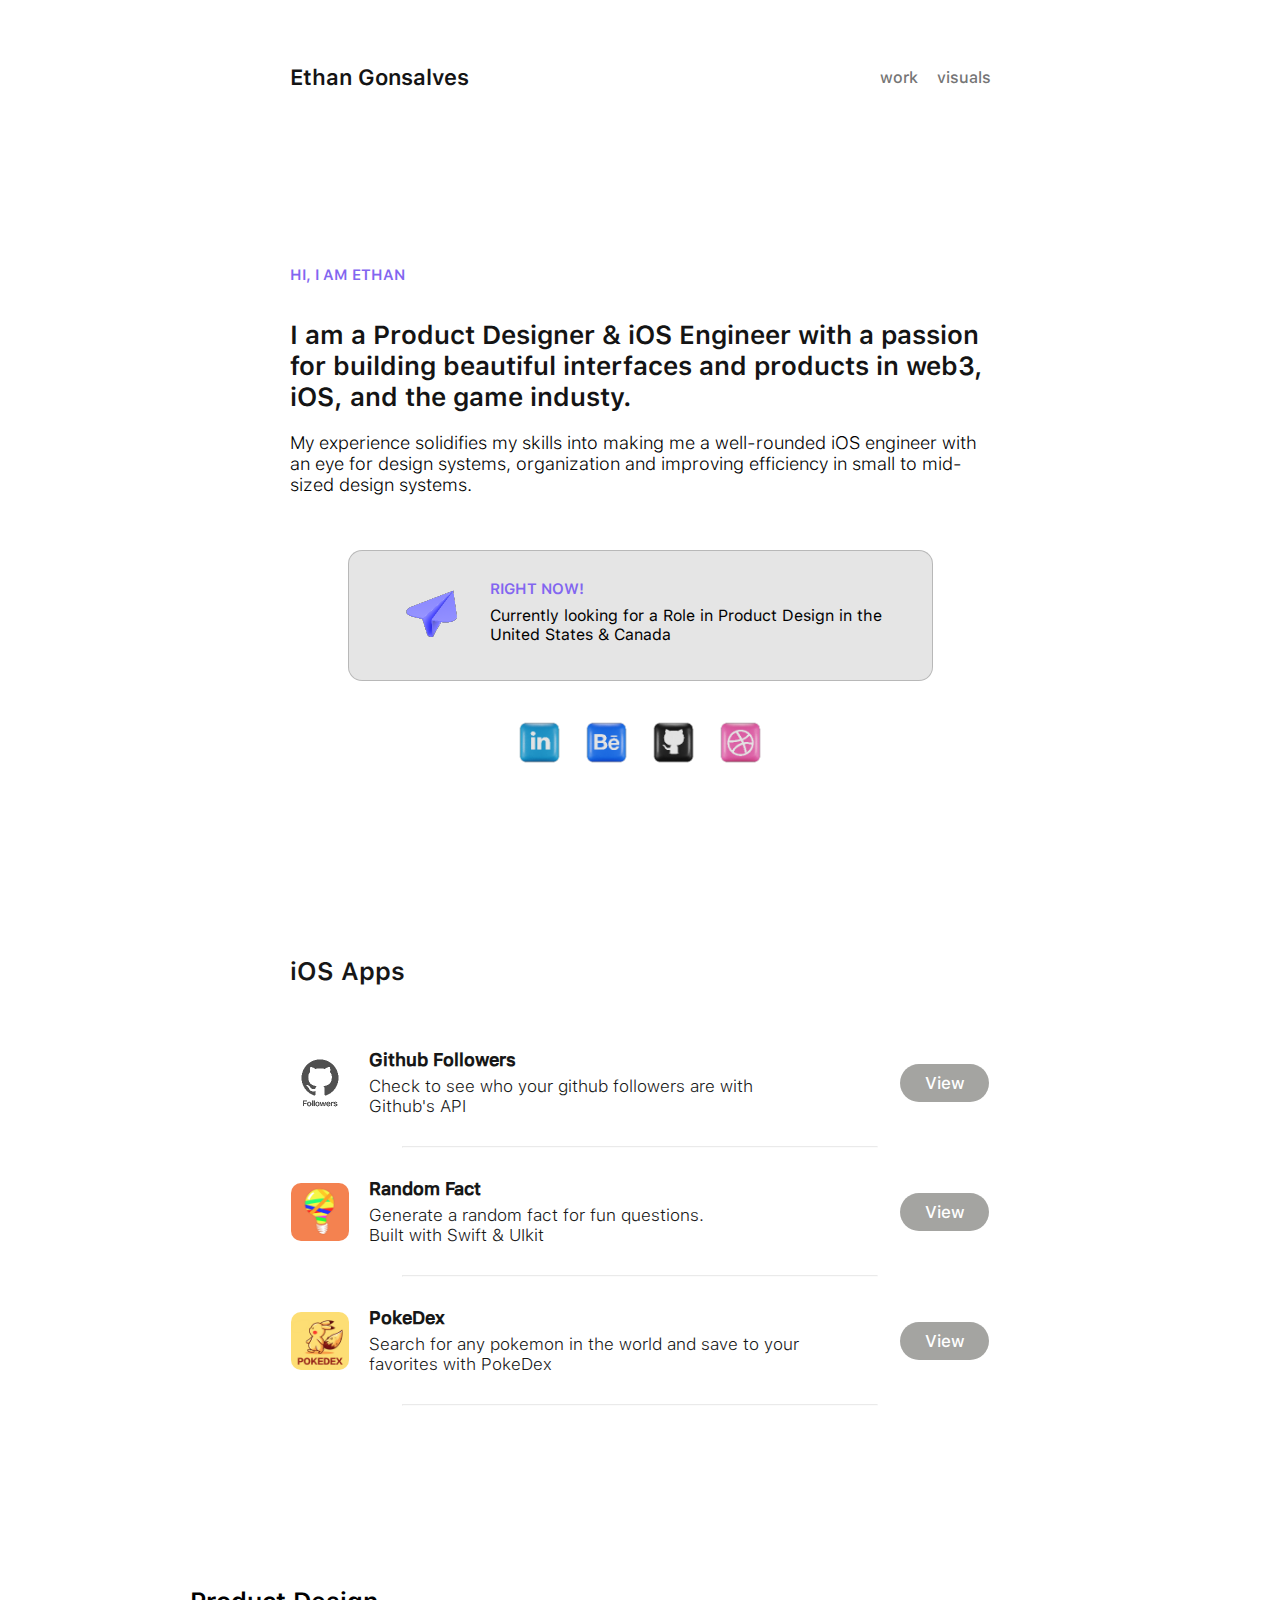
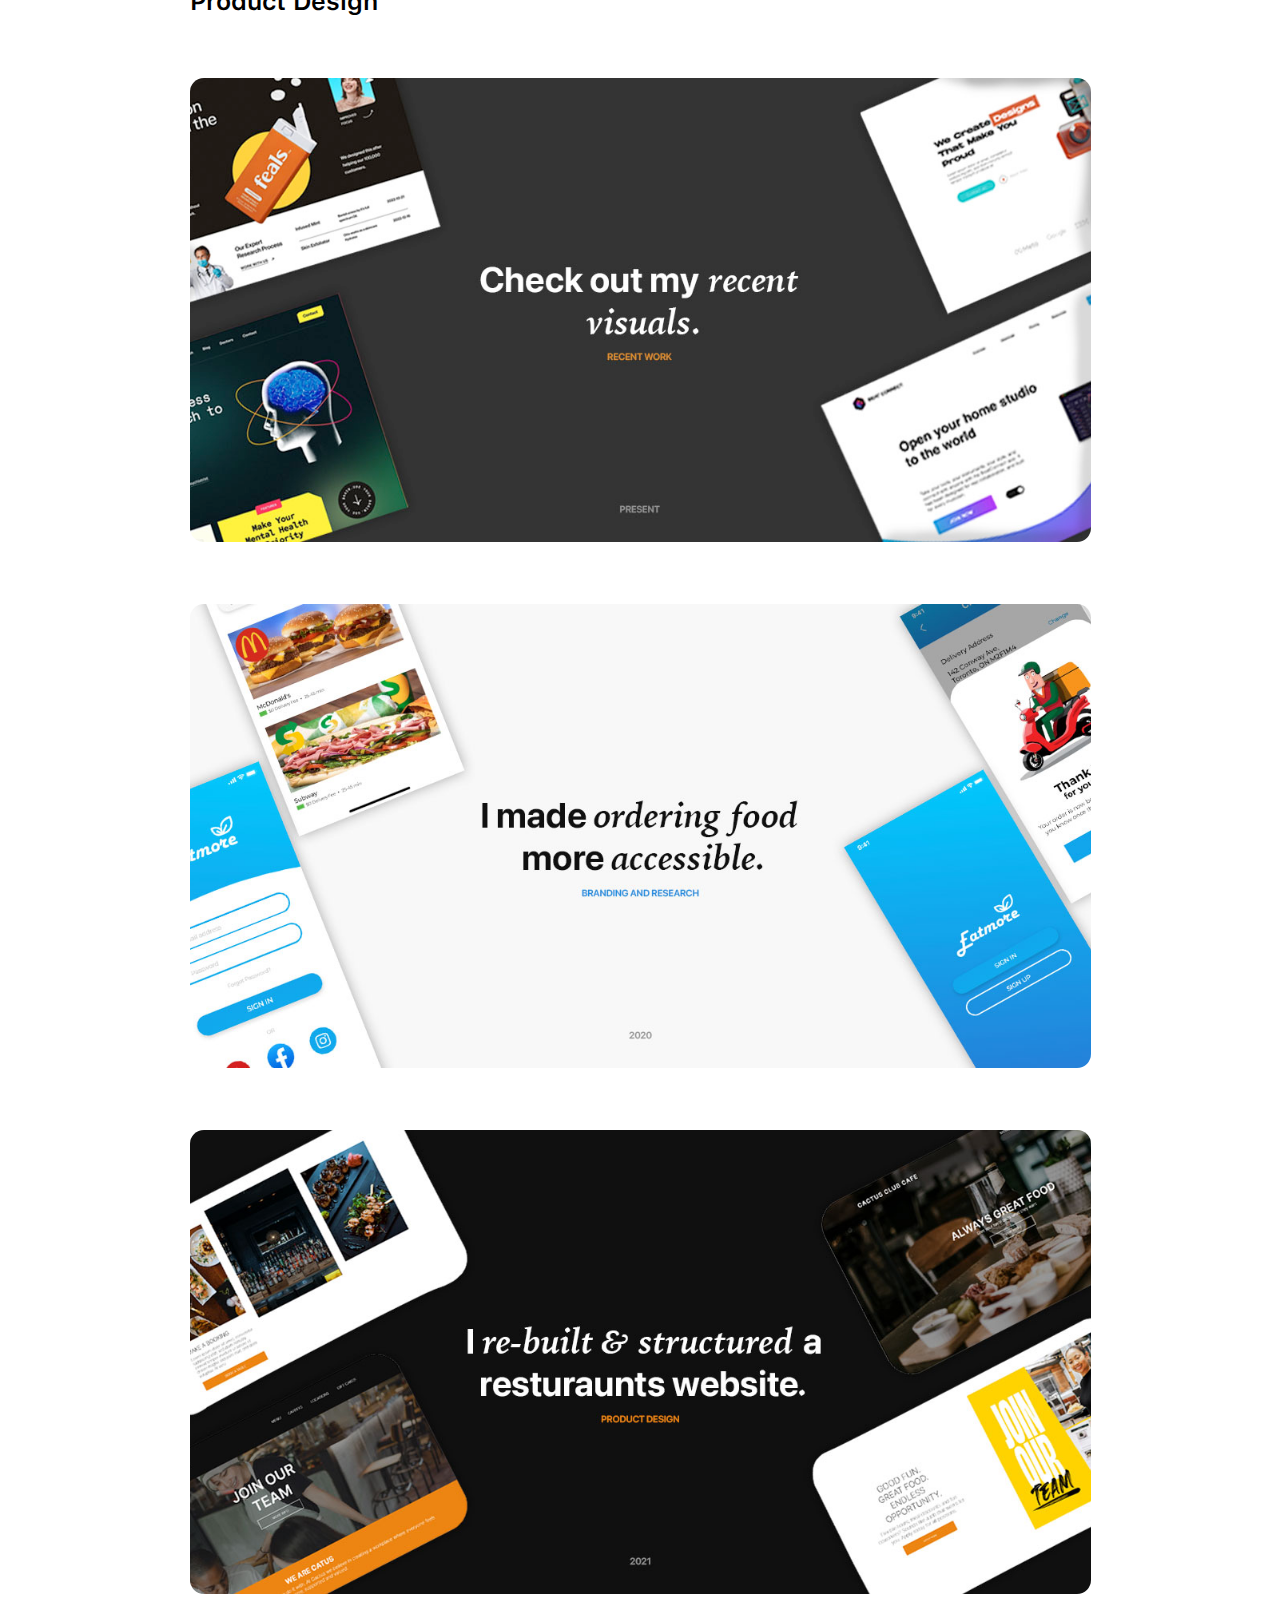
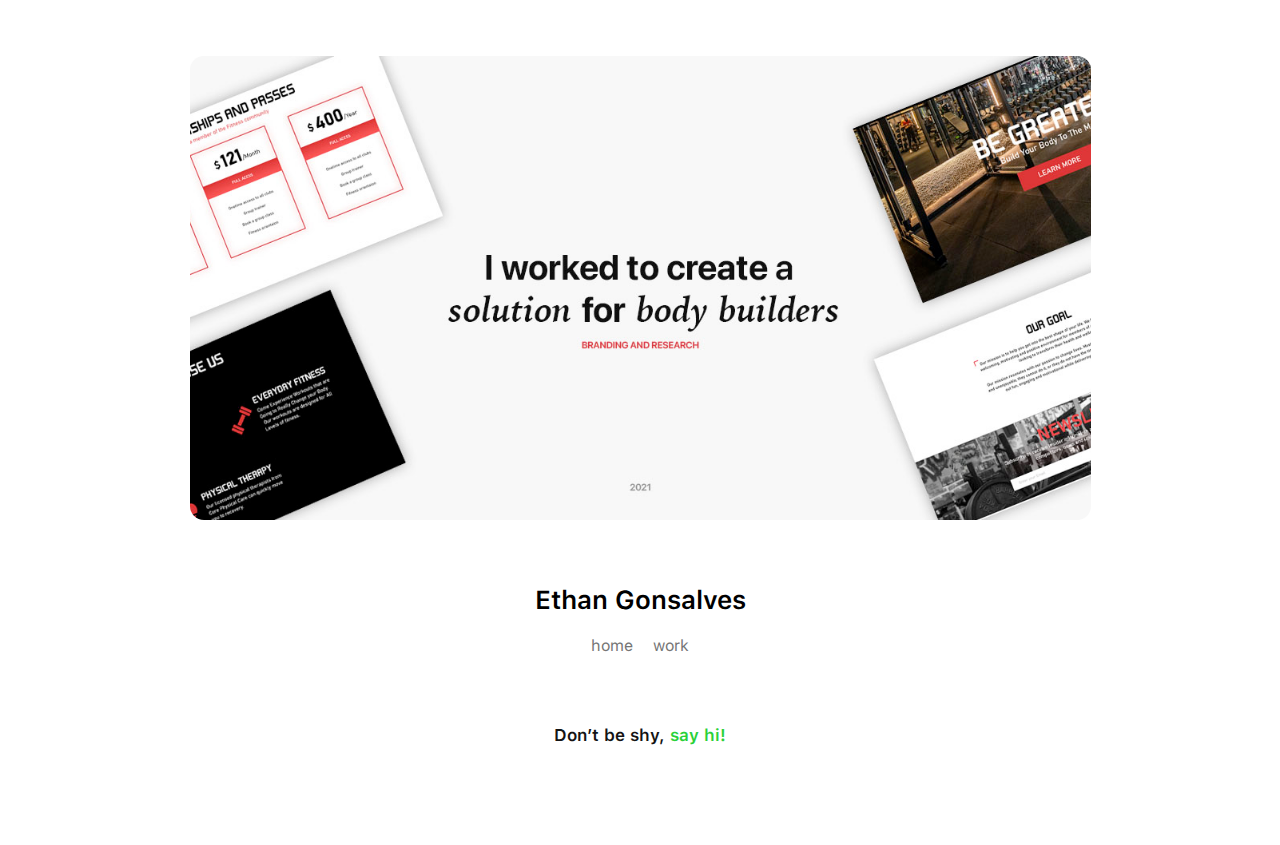
<file: index.html>
<!DOCTYPE html>
<html lang="en">

<head>
  <meta charset="UTF-8" />
  <meta http-equiv="X-UA-Compatible" content="IE=edge" />
  <meta name="viewport" content="width=device-width, initial-scale=1.0" />
  <link rel="stylesheet" href="style.css" />
  <link rel="icon" href="./old portfolio/assets/favicon.ico" type="image/x-icon">

  <title>Ethan Gonsalves</title>
</head>

<body>
  <!-- ============================= Navbar ========================== -->
  <div class="container navbar">
    <div class="navbar-container">
      <div>
        <a href="#">
          <h3>Ethan Gonsalves</h3>
        </a>
      </div>
      <div>
        <ul class="nav-links-container">
          <li><a href="#case" class="nav-link">work</a></li>
          <li><a href="https://www.figma.com/proto/oVZuzrzv1j8y3MeDSpTZBt/Untitled?page-id=0%3A1&node-id=1%3A19&viewport=3208%2C421%2C0.16&scaling=min-zoom&starting-point-node-id=1%3A19" target="_blank" class="nav-link">visuals</a></li>
        </ul>
      </div>
    </div>
  </div>

  <!-- ============================= Section 1 - Introduction  ========================== -->

  <div class="container who-i-am">
    <span class="hiethan">Hi, I am Ethan </span>
    <h1 class="header-font">
      I am a Product Designer & iOS Engineer with a passion for building beautiful interfaces
      and products in web3, iOS, and the game industy.
    </h1>
    <p class="sub-header">
      My experience solidifies my skills into making me a well-rounded
      iOS engineer with an eye for design systems, organization and improving
      efficiency in small to mid-sized design systems.
    </p>
  </div>

  <!-- ============================= Section 2- Lets- Chat  ========================== -->

  <div class="container lets-chat">
    <div class="lets-chat-box">
      <div>
        <img src="assets/img/telegram-1.png" alt="" />
      </div>
      <div class="lets-chat-box-content">
        <h3 class="res">RIGHT NOW!</h3>
        <p>
          Currently looking for a Role in Product Design in the United
          States & Canada
        </p>
      </div>
    </div>
    <div class="icons">
      <a href="https://www.linkedin.com/in/ethangonsalves/" target="_blank">
        <div class="icon-box">
          <img src="assets/img/linkedin.png" alt="" />
        </div>
      </a>
      <a href="https://www.behance.net/ethangonsalves" target="_blank">
        <div class="icon-box">
          <img src="assets/img/behance.png" alt="" />
        </div>
      </a>
      <a href="https://github.com/gonz4216" target="_blank">
        <div class="icon-box">
          <img src="assets/img/github (1).png" alt="" />
        </div>
      </a>
      <a href="https://dribbble.com/ethangonsalves" target="_blank">
        <div class="icon-box">
          <img src="assets/img/dribbble.png" alt="" />
        </div>
      </a>
    </div>
   
    <!-- <div class="msg-box">
      <div class="onemin">1 min ago</div>
      <div>
        <img src="assets//img/message.png" alt="" />
      </div>
      <div class="msg-box-content">
        <h3>Recent Work</h3>
        <p>Click to view my recent product design work…</p>
      </div>
    </div> -->
  </div>

  <!-- ============================= Section 3 - IOS - Apps  ========================== -->

  <div class="container ios-apps">
    <h2 class="reg">iOS Apps</h2>
    <ul class="ios-apps-list">
      <li class="list-item">
        <div class="inner-flex">
          <div class="ios-apps-image-box">
            <img src="assets/img/Icon.png" alt="" class="radius"/>
          </div>
          <div class="ios-apps-content-box">
            <h3>Github Followers</h3>
            <p>
              Check to see who your github followers are with <br> Github's API
            </p>
          </div>
        </div>
        <a href="https://github.com/gonz4216/Github-Followers-App" target="_blank">
        <div class="ios-apps-btn-box">
          <button class="">View</button>
        </div>
      </a>
      </li>
      <hr class="grey-line" />
      <li class="list-item">
        <div class="inner-flex">
          <div class="ios-apps-image-box">
            <img src="assets/img/randomfact.jpg" alt="" class="radius"/>
          </div>
          <div class="ios-apps-content-box">
            <h3>Random Fact</h3>
            <p>
              Generate a random fact for fun questions. <br> Built with Swift & UIkit
            </p>
          </div>
        </div>
        <div class="ios-apps-btn-box">
          <button class="">View</button>
        </div>
      </li>
      <hr class="grey-line" />
      <li class="list-item">
        <div class="inner-flex">
          <div class="ios-apps-image-box">
            <img src="assets/img/iTunesArtwork-1024.png" alt="" class="radius"/>
          </div>
          <div class="ios-apps-content-box">
            <h3>PokeDex</h3>
            <p>
              Search for any pokemon in the world and save to your <br> favorites with PokeDex
            </p>
          </div>
        </div>
        <a href="https://github.com/gonz4216/PokeDex" target="_blank">
        <div class="ios-apps-btn-box">
          <button class="">View</button>
        </div>
      </a>
      </li>
      <hr class="grey-line" />
    </ul>
  </div>

  <!-- ============================= Section 4 - Case Studies  ========================== -->
  <section id="case">


    <div class="containerTwo case-studies">
      <h3 class="reg">Product Design
      </h3>
     
      <a href="https://www.figma.com/proto/oVZuzrzv1j8y3MeDSpTZBt/Untitled?page-id=0%3A1&node-id=1%3A19&viewport=3208%2C421%2C0.16&scaling=min-zoom&starting-point-node-id=1%3A19" target="_blank" class="eatmore-heef">
        <div class="image-box-full">
          <img src="assets/img/recentvisuals copy.jpg" alt="">
        </div>
      </a>
      <a href="./eatmore.html" class="eatmore-heef">
        <div class="image-box-full">
          <img src="assets/img/Eatmore.jpeg" alt="">
        </div>
      </a>
      <a href="./catusclub.html" class="eatmore-heef">
        <div class="image-box-full">
          <img src="assets/img/catus.jpg" alt="">
        </div>
      </a>
      <a href="./fitness.html" class="eatmore-heef">
        <div class="image-box-full">
          <img src="assets/img/FITNESS.jpg" alt="">
        </div>
      </a>
    </div>
  </section>

  <footer>
    <div class="footer-content">
      <h3>Ethan Gonsalves</h3>
      <ul class="footer-nav">
        <li><a href="#" class="nav-link">home</a> </li>
        <li><a href="#case" class="nav-link">work</a> </li>

      </ul>
    </div>
    <a href="https://calendly.com/ethgonsalves/30min" target="_blank">
    <div class="footer-cta">
     
      <h5>Don’t be shy, <span>say hi!</span> </h5>
      
    </div>
  </a>
  </footer>



</body>

</html>
</file>
<file: style.css>
@font-face {
    font-family: 'SF Pro Semibold';
    src: url('./assets/fonts/SF-Pro-Text-Semibold.otf');
}

@font-face {
    font-family: 'SF Pro Medium';
    src: url('./assets/fonts/SF-Pro-Text-Medium.otf');
}

@font-face {
    font-family: 'SF Pro Regular';
    src: url('./assets/fonts/SF-Pro-Text-Regular.otf');
}

@font-face {
    font-family: 'SF Pro Bold';
    src: url('./assets/fonts/SF-Pro-Text-Bold.otf');
}

@font-face {
    font-family: 'SF Pro Light';
    src: url('./assets/fonts/SF-Pro-Text-Light.otf');
}

/* ================================ GENERAL SETTINGS ============================== */
:root {
    --font-regular: 'SF Pro Regular';
    --font-light: 'SF Pro Light';
    --font-med: 'SF Pro Medium';
    --font-semi-b: 'SF Pro Semibold';
    --font-bold: 'SF Pro Bold';
    --black: #141414;

}

* {
    box-sizing: border-box;
    margin: 0;
    padding: 0;
scroll-behavior: smooth;
}

body {
    background: #ffffff 0% 0% no-repeat padding-box;
    font-family: 'SF Pro Regular';
}

li,
a {
    list-style: none;
    text-decoration: none;
}

.container {
    margin: auto;
    max-width: 701px;
    width: 100%;
}
.header-font{
    font-size: 26px !important;
}
.sub-header{
    font-size: 18px !important;
}
/* ================================ NAVBAR  ============================== */


.navbar-container {
    margin-top: 64px;
    display: flex;
    justify-content: space-between;
    align-items: center;
}

.navbar-container h3 {
    color: var(--black);
    font-size: 22px;
    font-family: var(--font-semi-b)
}

.navbar .navbar-container .nav-links-container {
    display: flex;
    gap: 19px;
    justify-content: space-between;
    align-items: center;
}

.navbar .navbar-container .nav-links-container .nav-link {
    font-family: var(--font-med);
}



@media only screen and (max-width: 900px) {
    .container{
        padding: 20px;
    }
    .navbar-container {
        margin-top: 32px;
    }

}

/* Small devices (portrait tablets and large phones, 600px and up) */
@media only screen and (min-width: 600px) {}

/* Medium devices (landscape tablets, 768px and up) */
@media only screen and (min-width: 768px) {}

/* Large devices (laptops/desktops, 992px and up) */
@media only screen and (min-width: 992px) {}

/* Extra large devices (large laptops and desktops, 1200px and up) */
@media only screen and (min-width: 1200px) {}





.nav-link{
    text-decoration: none;
    color:#757575;
    transition: all ease-in-out 200ms;
    cursor: pointer;
}
.nav-link:hover{
    color: #171717;
}

/* ================================ Who I AM   ============================== */

.who-i-am {
    width: 100%;
    margin: 175px auto 55px auto;
}

.who-i-am span {
    color: #8266F0;
    text-transform: uppercase;
    font-family: var(--font-semi-b);
    font-size: 20px;
    letter-spacing: 0px;
}

.who-i-am h1 {
    margin-top: 35px;
    color: var(--black);
    font-family: var(--font-semi-b);
    font-size: 35px;
    margin-bottom: 20px;
}

.who-i-am p {
    font-family: var(--font-light);
    font-size: 27px;
}



@media only screen and (max-width: 900px) {
    .who-i-am {
        margin-top: 100px
    }

}

/* ================================ Let-s Chat Box   ============================== */

.lets-chat-box {
    margin: auto;
    display: flex;
    justify-content: center;
    align-items: center;
    background: #E5E5E5 0% 0% no-repeat padding-box;
    border: 1px solid #1414144D;
    max-width: 585px;
    width: 100%;
    height: 131px;
    gap: 10px;
    border-radius: 14px;
    padding: 15px 41px 22px 42px;
}

.lets-chat-box .lets-chat-box-content h3 {
    color: #8266F0;
    font-family: var(--font-semi-b);
}

.lets-chat-box .lets-chat-box-content p {
    margin-top: 8px;
    font-family: var(--font-regular);
}

.lets-chat .icons {
    display: flex;
    justify-content: center;
    align-items: center;
    margin-top: 28px;
}
.icon-box:hover{
transform: scale(1.05);
}
.icon-box{
    transition: all ease-in-out 200ms;
}

.lets-chat .icons .icon-box {
    height: 67px;
    width: 67px;
}

.lets-chat .icons .icon-box img {
    padding: 4px;
    object-fit: cover;
    width: 100%;
}

@media only screen and (max-width: 900px) {
    .lets-chat-box {
        padding: 15px 20px 22px 20px;
    }
}

/* ================================ Message Box   ============================== */

.msg-box {
    max-width: 829px;
    width: 100%;
    color: #Fff;
    background: #00000042 0% 0% no-repeat padding-box;
    border-radius: 19px;
    position: relative;
    display: flex;
    justify-content: start;
    gap: 19px;
    align-items: center;
    padding: 14px;
    margin: 55px auto 0px auto;
    backdrop-filter: blur(50px);
}

.msg-box>div:first-child {
    width: 59px;
    height: 15px;
    color: #4D4D4D;
    font-size: 13px;
    position: absolute;
    top: 18px;
    /* background: #00000042 0% 0% no-repeat padding-box; */
    /* backdrop-filter: blur(50px); */
    right: 43px;
}

.msg-box-content h3 {
    font-size: 21px;
    font-family: var(--font-semi-b);
}

.msg-box-content p {
    margin-top: 3px;
    font-size: 21px;
    font-family: var(--font-regular);
}


@media only screen and (max-width: 900px) {
    .msg-box{
        gap: 8px;
    }
    .msg-box-content h3 , .msg-box-content p{
        font-size: 17px;
    }
}


/* ======================== IOS APPS =============================== */

.ios-apps {
    margin: 180px auto;
}

.ios-apps h2 {
    font-size: 33px;
    font-family: var(--font-semi-b);
    color: #171717;
}

.ios-apps-list {
    margin-top: 63px;
}

.ios-apps-list .list-item {
    max-width: 698px;
    gap: 7px;
    width: 100%;
    margin: 30px auto auto auto;
    display: flex;
    align-items: center;
    justify-content: space-between;
}

.ios-apps-list .list-item .inner-flex{
    display: flex;
    gap: 20px;
    align-items: center;
    justify-content: start;
}


.ios-apps-list .list-item .ios-apps-image-box{
    height: 58px;
    width: 58px;
}

.ios-apps-list .list-item .ios-apps-image-box img{
    width: 100%;
    height: 100%;
    object-fit: cover;
}


.ios-apps-list .grey-line {
   
    width: 68%;
    margin:30px auto;
    background-color: #fbfbfbf3;
}
.grey-line{
    opacity: 0.2;
}

.ios-apps-content-box h3 {
    font-size: 18px;
    color: #171717;
    font-family: var(--font-med);
}

.ios-apps-content-box p {
    font-family: var(--font-light);
    color: #171717;
    font-size: 17px;
    margin-top: 6px;
}

.ios-apps-btn-box button {
    color: #fff;
    font-size: 17px;
    font-family: var(--font-med);
    border: 0px;
    width: 89px;
    height: 38px;
    background: #A4A4A1 0% 0% no-repeat padding-box;
    border-radius: 19px;
}


@media only screen and (max-width: 900px) {
    .ios-apps {
        margin: 90px auto;
    }
    .ios-apps-list .list-item .inner-flex{
        flex-wrap: wrap;
    }
    .ios-apps-list .list-item {
        align-items: flex-end;
    }
}
.btnsd{
    text-align: center;
    display: flex;
font-size: 18px;
border: none;
color: white;
border-radius: 60px;
background-color: #A4A4A1;
 
font-family: var(--font-semi-b); 
margin: 0 auto;
    padding: 12px 60px;
    margin-top: 80px;
    box-shadow: rgba(0, 0, 0, 0.12) 0px 1px 3px, rgba(0, 0, 0, 0.24) 0px 1px 2px;
transition: all ease-in-out 400ms;
cursor: pointer;
}

.btnsd:hover{
    background-color:#141414;
font-size: 19px;
}

button{
    cursor: pointer;
}

/* ======================== CASE STUDIES  =============================== */
.eatmore-heef{
    cursor: pointer;
}
.case-studies{
    margin-bottom: 170px;
    cursor: pointer;

}
.image-box-full{
cursor: pointer;
}
.case-studies h3{
    font-size: 33px;
    font-family: var(--font-semi-b);
}

.case-studies .images-container{
    margin-top: 62px;
    display: flex;
    flex-wrap: wrap;
    justify-content: space-between;
}

.case-studies .image-box{
    height: 464px;
    max-width: 419px;
    border-radius: 14px;
    overflow: hidden;
}
.case-studies .image-box img{
    height: 100%;
    width: 100%;
    transition: 2s ease-in-out;
    object-fit: cover;
}

.case-studies .image-box img:hover{
    transform: scale(1.1);
}

.case-studies .image-box-full{
    max-width: 901;
    width: 100%;
    height: 464px;
    margin-top: 62px;
    border-radius: 14px;
    overflow: hidden;
    cursor: pointer;

}
.case-studies .image-box-full img{
    width: 100%;
    transition: all 500ms ease-in-out;
    height: 100%;
    object-fit: cover;
    cursor: pointer;
}
.case-studies .image-box-full img:hover{
    transform: scale(1.05);
}



@media only screen and (max-width: 399px) {
    .case-studies .image-box , .case-studies .image-box-full{
        height: 160px;
    }
}


@media only screen and (min-width: 400px) {
    .case-studies .image-box , .case-studies .image-box-full{
        height: 190px;
    }
}

@media only screen and (min-width: 600px) {
    .case-studies .image-box, .case-studies .image-box-full{
        height: 300px;
    }
}

@media only screen and (min-width: 900px) {
    .case-studies .image-box, .case-studies .image-box-full{
        height: 464px;
    }
}

@media only screen and (max-width: 600px) {
    .case-studies .image-box-full{
        margin-top: 32px;
    }
}




/* ======================== Footer  =============================== */


.footer-line{
    margin: auto;
    max-width: 1415px;
    background-color: #707070;
}

footer{
    margin-top: 64px;
    text-align: center;
}
.footer-content h3{
    font-family: var(--font-semi-b);
    font-size: 26px;
}
.footer-content .footer-nav{
    margin-top:21px;
    display: flex;
    justify-content: center;
    align-items: center;
    gap: 20px;
}
.footer-content .footer-nav .a{
    font-family: var(--font-med);
    color: #141414;
}

footer .footer-cta{
    display: flex;
    align-items: center;
    justify-content: center;
    gap:10px;
    margin-top: 70px;
    margin-bottom: 100px;
}

footer .footer-cta h5{
    color: #141414;
    font-size: 17px;
    font-family: var(--font-semi-b);
}

footer .footer-cta h5 span{
   color: #2AD139;
}

.containerTwo{
    margin: auto;
    max-width: 901px;
    width: 100%;
}
.hiethan{
    font-size: 15px !important;
}
.res{
    font-size: 15px !important;
}
.reg{
    font-size: 25px !important;
}

.radius{
    border-radius: 10px;
}
</file>
